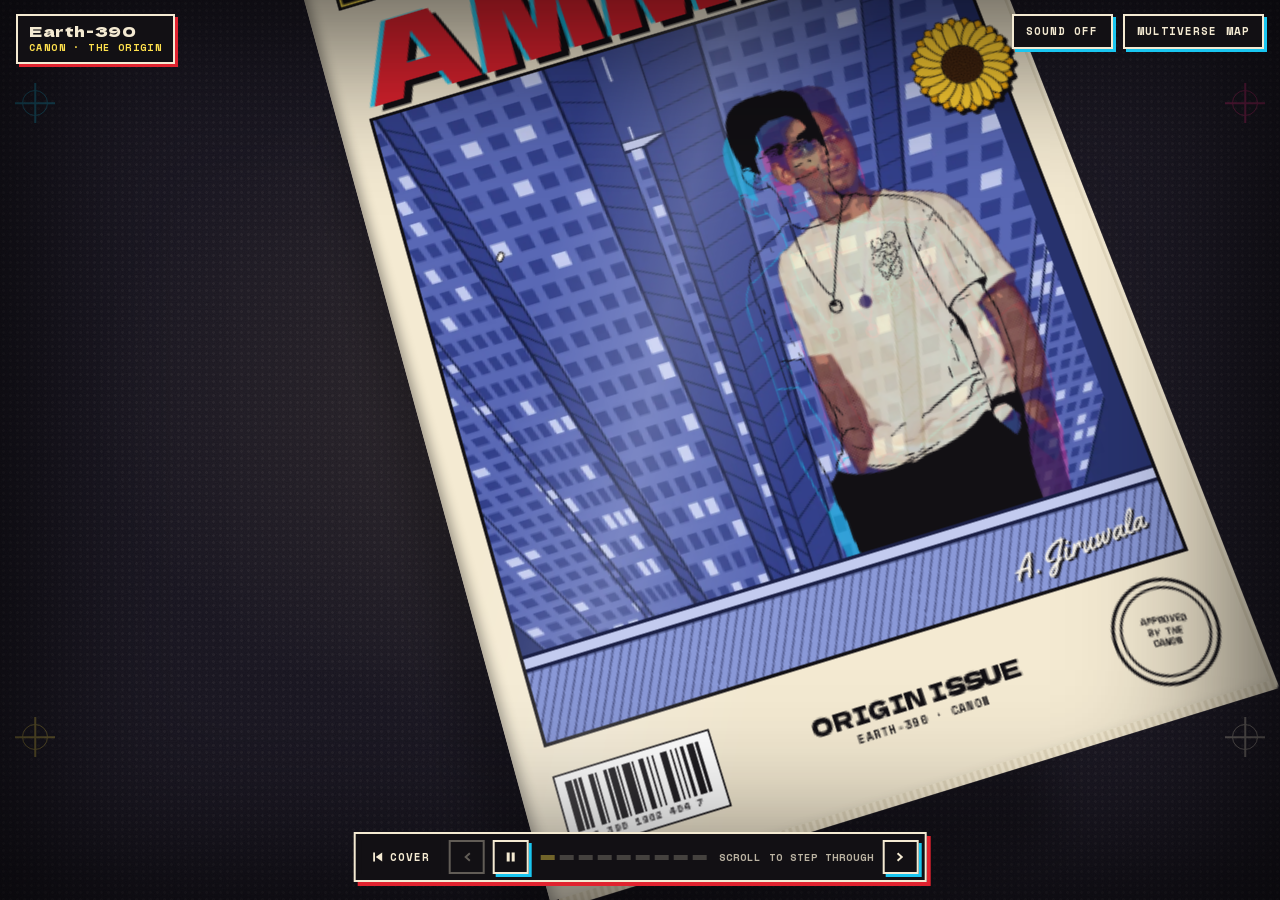
<file: index.html>
<!doctype html>
<html lang="en">
  <head>
    <meta charset="UTF-8" />
    <link rel="icon" type="image/svg+xml" href="/favicon.svg" />
    <link rel="apple-touch-icon" href="/apple-touch-icon.png" />
    <meta name="viewport" content="width=device-width, initial-scale=1.0, viewport-fit=cover" />
    <meta name="theme-color" content="#17141f" />

    <title>Ammar Jiruwala — a portfolio in five universes</title>
    <meta
      name="description"
      content="Ammar Jiruwala, CS at Illinois: builds, researches, teaches. A portfolio told across five universes: an origin comic, projects on a film reel, a career played as one passing move, a typewriter of skills, and a wall that isn't painted yet."
    />
    <link rel="canonical" href="https://ammarjiruwala.github.io/" />

    <!-- Link previews (Open Graph + Twitter/X) -->
    <meta property="og:type" content="website" />
    <meta property="og:site_name" content="Ammar Jiruwala" />
    <meta property="og:title" content="Ammar Jiruwala — a portfolio in five universes" />
    <meta
      property="og:description"
      content="CS at Illinois. Builds, researches, teaches. An origin comic, a film reel of projects, a career as one passing move, a typewriter of skills, and a wall that isn't painted yet."
    />
    <meta property="og:url" content="https://ammarjiruwala.github.io/" />
    <meta property="og:image" content="https://ammarjiruwala.github.io/og.jpg" />
    <meta property="og:image:width" content="1200" />
    <meta property="og:image:height" content="630" />
    <meta property="og:image:alt" content="Ammar Jiruwala's comic cover: him on a rooftop above a blue city, with the five Earth numbers" />
    <meta name="twitter:card" content="summary_large_image" />

    <!-- The landing's two faces: the masthead and the caption lettering -->
    <link rel="preload" href="/fonts/multiverse/DelaGothicOne-normal-400.woff2" as="font" type="font/woff2" crossorigin />
    <link rel="preload" href="/fonts/multiverse/PatrickHandSC-normal-400.woff2" as="font" type="font/woff2" crossorigin />
    <script type="module" crossorigin src="/assets/index-BWh6jPJh.js"></script>
    <link rel="stylesheet" crossorigin href="/assets/index-Dh5jQVrM.css">
  </head>
  <body>
    <div id="root"></div>
  </body>
</html>
</file>
